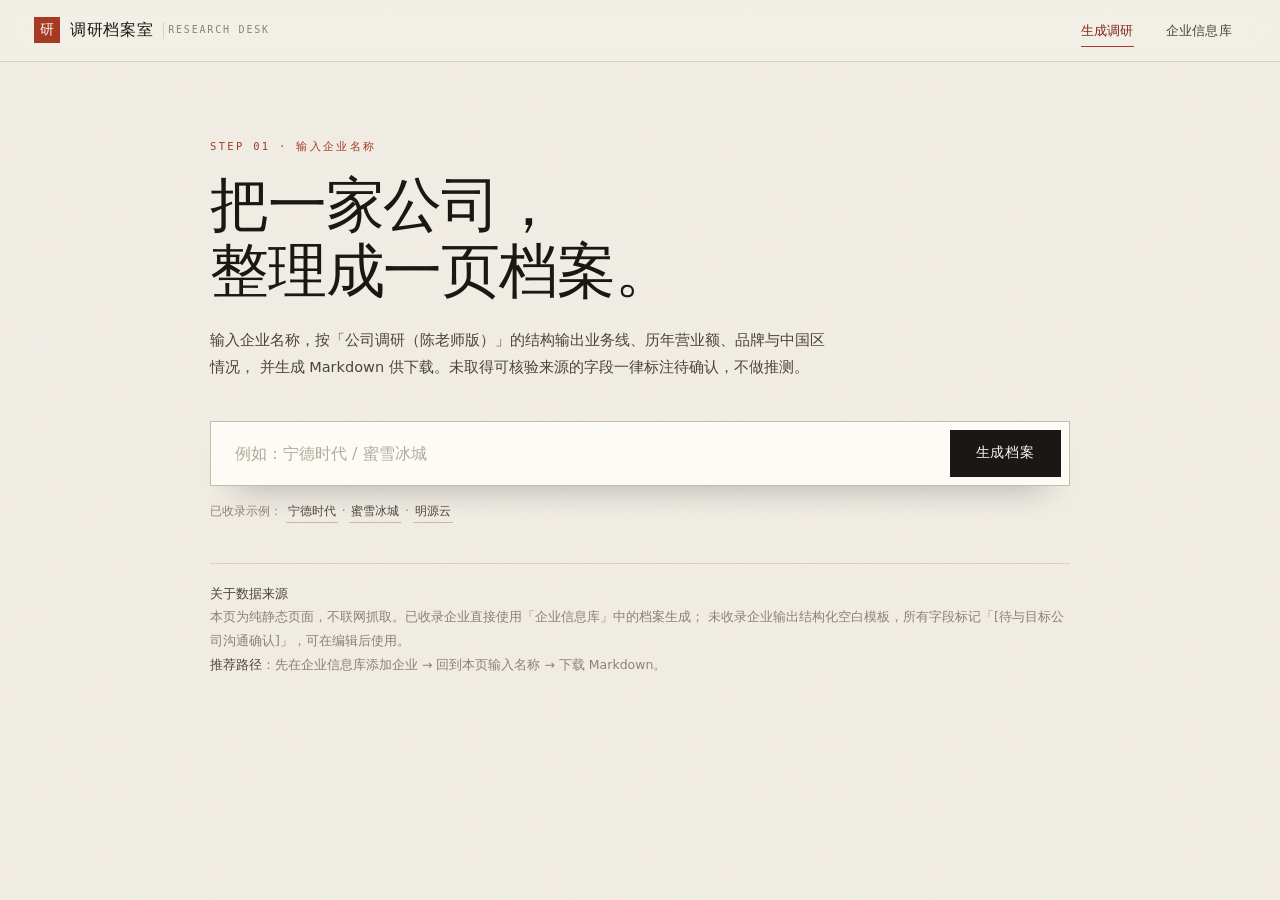
<file: index.html>
<!doctype html>
<html lang="zh-CN">
<head>
<meta charset="utf-8">
<meta name="viewport" content="width=device-width, initial-scale=1">
<title>生成调研 · 调研档案室</title>
<link rel="stylesheet" href="assets/style.css">
</head>
<body>
<div class="page">

  <header class="topbar">
    <a class="brand" href="index.html">
      <span class="brand-mark">研</span>调研档案室<em>RESEARCH DESK</em>
    </a>
    <nav class="topnav">
      <a href="index.html" class="active">生成调研</a>
      <a href="library.html">企业信息库</a>
    </nav>
  </header>

  <main class="research">
    <p class="eyebrow">Step 01 · 输入企业名称</p>
    <h1>把一家公司，<br>整理成一页档案。</h1>
    <p class="lede">
      输入企业名称，按「公司调研（陈老师版）」的结构输出业务线、历年营业额、品牌与中国区情况，
      并生成 Markdown 供下载。未取得可核验来源的字段一律标注待确认，不做推测。
    </p>

    <form class="gen-form" id="genForm">
      <input id="companyInput" type="text" placeholder="例如：宁德时代 / 蜜雪冰城" autocomplete="off" required>
      <button type="submit">生成档案</button>
    </form>

    <p class="suggest">已收录示例：
      <button class="linkish" data-name="宁德时代">宁德时代</button> ·
      <button class="linkish" data-name="蜜雪冰城">蜜雪冰城</button> ·
      <button class="linkish" data-name="明源云">明源云</button>
    </p>

    <section class="result" id="result" hidden>
      <div class="result-head">
        <div class="result-title">
          <span id="resultName">—</span>
          <span class="badge" id="resultBadge">—</span>
        </div>
        <div class="result-actions">
          <button class="btn" id="copyBtn" type="button">复制</button>
          <button class="btn solid" id="downloadBtn" type="button">下载 .md</button>
        </div>
      </div>
      <pre class="md-view" id="mdView"></pre>
    </section>

    <section class="notes">
      <b>关于数据来源</b><br>
      本页为纯静态页面，不联网抓取。已收录企业直接使用「企业信息库」中的档案生成；
      未收录企业输出结构化空白模板，所有字段标记「[待与目标公司沟通确认]」，可在编辑后使用。<br>
      <b>推荐路径</b>：先在企业信息库添加企业 → 回到本页输入名称 → 下载 Markdown。
    </section>
  </main>

</div>

<script src="assets/app.js"></script>
<script src="assets/research.js"></script>
</body>
</html>
</file>
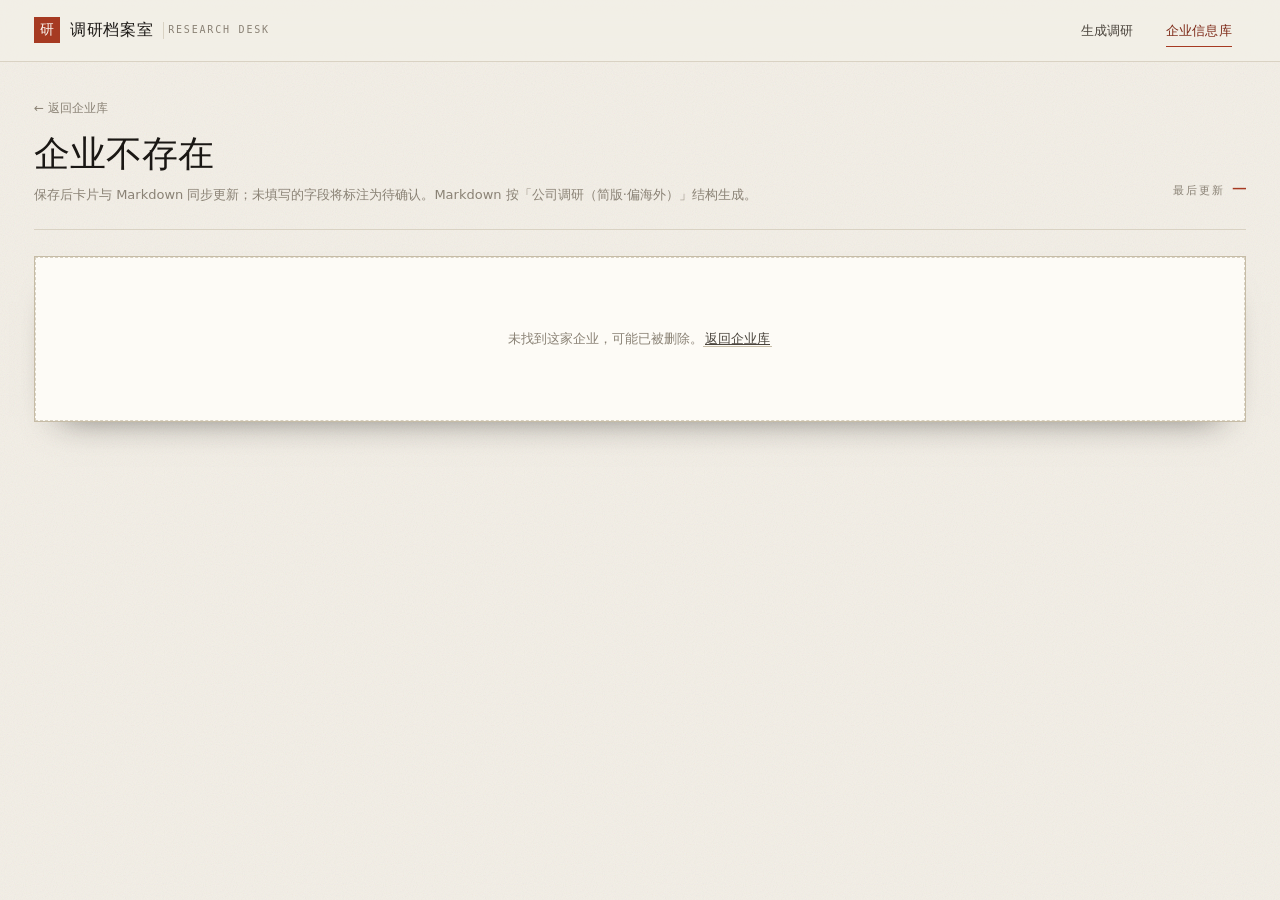
<file: edit.html>
<!doctype html>
<html lang="zh-CN">
<head>
<meta charset="utf-8">
<meta name="viewport" content="width=device-width, initial-scale=1">
<title>编辑企业 · 调研档案室</title>
<link rel="stylesheet" href="assets/style.css">
</head>
<body>
<div class="page">

  <header class="topbar">
    <a class="brand" href="index.html">
      <span class="brand-mark">研</span>调研档案室<em>RESEARCH DESK</em>
    </a>
    <nav class="topnav">
      <a href="index.html">生成调研</a>
      <a href="library.html" class="active">企业信息库</a>
    </nav>
  </header>

  <div class="edit-top">
    <div>
      <a class="back-link" href="library.html">← 返回企业库</a>
      <h1 class="edit-h1" id="editTitle">编辑企业档案</h1>
      <p class="sub">保存后卡片与 Markdown 同步更新；未填写的字段将标注为待确认。Markdown 按「公司调研（简版·偏海外）」结构生成。</p>
    </div>
    <div class="counter">最后更新 <b id="updatedAt">—</b></div>
  </div>

  <div class="edit-layout">
    <form class="edit-main" id="editForm">

      <section class="edit-section">
        <h2 class="sec-title">基本信息</h2>
        <div class="edit-grid">
          <div class="field">
            <label for="fName">企业名称 *</label>
            <input id="fName" required placeholder="宁德时代">
          </div>
          <div class="field">
            <label for="fEn">英文名 / 简称</label>
            <input id="fEn" placeholder="CATL">
          </div>
          <div class="field">
            <label for="fIndustry">所属行业 *</label>
            <input id="fIndustry" required list="industryOptions" placeholder="动力电池">
            <datalist id="industryOptions"></datalist>
          </div>
          <div class="field">
            <label for="fRegion">总部所在地</label>
            <input id="fRegion" placeholder="中国·福建宁德">
          </div>
          <div class="field">
            <label for="fFounded">成立时间</label>
            <input id="fFounded" placeholder="2011 年 12 月">
          </div>
          <div class="field">
            <label for="fListing">上市情况</label>
            <input id="fListing" placeholder="深交所 300750 / 港交所 3750">
          </div>
        </div>
      </section>

      <section class="edit-section">
        <h2 class="sec-title">市场定位</h2>
        <div class="pos-picks" id="posPicks"></div>
      </section>

      <section class="edit-section">
        <h2 class="sec-title">附件</h2>
        <label class="dropzone" id="dropzone">
          <input type="file" id="fileInput" multiple hidden>
          点击选择，或把文件拖到这里上传<br>
          <span style="font-family: var(--font-mono); font-size: 10.5px; letter-spacing: .06em;">
            单个文件 ≤ 2 MB · 本企业附件合计 ≤ 5 MB · 仅存于本地浏览器
          </span>
        </label>
        <div class="attach-list" id="attachList"></div>
      </section>

      <div class="edit-foot">
        <button class="btn danger" type="button" id="deleteBtn">删除企业</button>
        <div class="right">
          <button class="btn" type="button" id="dlBtn">下载 Markdown</button>
          <button class="btn" type="button" id="cancelBtn">取消</button>
          <button class="btn solid" type="submit">保存修改</button>
        </div>
      </div>
    </form>
  </div>

</div>

<script src="assets/app.js"></script>
<script src="assets/edit.js"></script>
</body>
</html>
</file>
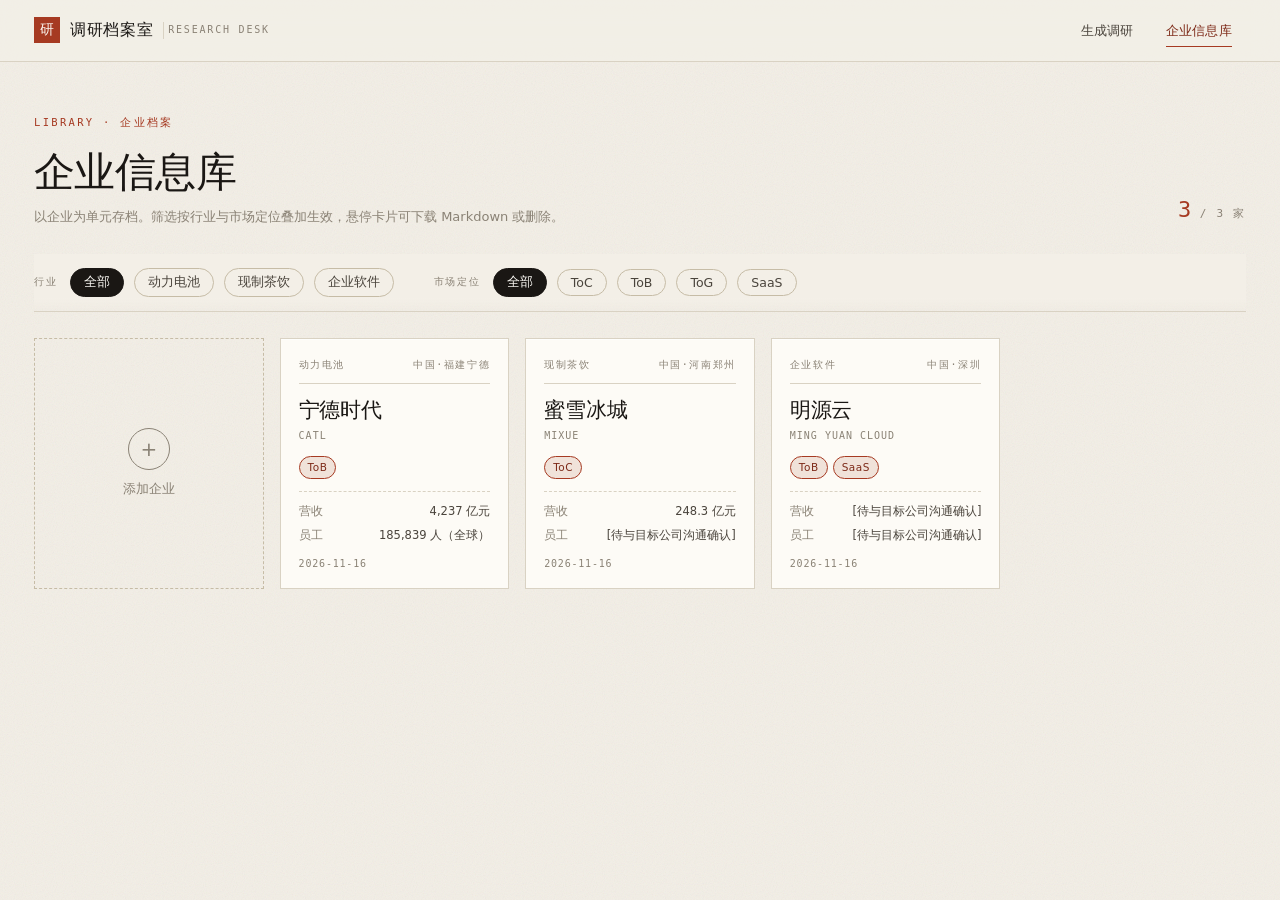
<file: library.html>
<!doctype html>
<html lang="zh-CN">
<head>
<meta charset="utf-8">
<meta name="viewport" content="width=device-width, initial-scale=1">
<title>企业信息库 · 调研档案室</title>
<link rel="stylesheet" href="assets/style.css">
</head>
<body>
<div class="page">

  <header class="topbar">
    <a class="brand" href="index.html">
      <span class="brand-mark">研</span>调研档案室<em>RESEARCH DESK</em>
    </a>
    <nav class="topnav">
      <a href="index.html">生成调研</a>
      <a href="library.html" class="active">企业信息库</a>
    </nav>
  </header>

  <main>
    <div class="lib-head">
      <div>
        <p class="eyebrow">Library · 企业档案</p>
        <h1>企业信息库</h1>
        <p class="sub">以企业为单元存档。筛选按行业与市场定位叠加生效，悬停卡片可下载 Markdown 或删除。</p>
      </div>
      <div class="counter"><b id="count">0</b> / <span id="total">0</span> 家</div>
    </div>

    <div class="filters">
      <div class="filter-group">
        <span class="filter-label">行业</span>
        <div id="industryFilters" class="filter-group"></div>
      </div>
      <div class="filter-group">
        <span class="filter-label">市场定位</span>
        <div id="positionFilters" class="filter-group"></div>
      </div>
    </div>

    <div class="grid" id="grid"></div>
  </main>

</div>

<!-- 添加企业 -->
<div class="overlay" id="overlay" hidden>
  <div class="modal" role="dialog" aria-modal="true" aria-labelledby="modalTitle">
    <div class="modal-head">
      <h3 id="modalTitle">添加企业</h3>
      <button class="close-x" type="button" id="closeModal" aria-label="关闭">✕</button>
    </div>
    <form id="companyForm">
      <div class="modal-body">
        <div class="field-row">
          <div class="field">
            <label for="fName">企业名称 *</label>
            <input id="fName" name="name" required placeholder="宁德时代">
          </div>
          <div class="field">
            <label for="fEn">英文名 / 简称</label>
            <input id="fEn" name="en" placeholder="CATL">
          </div>
        </div>

        <div class="field-row">
          <div class="field">
            <label for="fIndustry">所属行业 *</label>
            <input id="fIndustry" name="industry" required list="industryOptions" placeholder="动力电池">
            <datalist id="industryOptions"></datalist>
          </div>
          <div class="field">
            <label for="fRegion">总部所在地</label>
            <input id="fRegion" name="region" placeholder="中国·福建宁德">
          </div>
        </div>

        <div class="field">
          <label>市场定位（可多选）</label>
          <div class="pos-picks" id="posPicks"></div>
        </div>

        <div class="field-row">
          <div class="field">
            <label for="fFounded">成立时间</label>
            <input id="fFounded" name="founded" placeholder="2011 年 12 月">
          </div>
          <div class="field">
            <label for="fListing">上市情况</label>
            <input id="fListing" name="listing" placeholder="深交所 300750">
          </div>
        </div>

        <div class="field-row">
          <div class="field">
            <label for="fRevenue">最新营收</label>
            <input id="fRevenue" name="revenue" placeholder="4,237 亿元">
          </div>
          <div class="field">
            <label for="fEmployees">员工人数</label>
            <input id="fEmployees" name="employees" placeholder="185,839 人">
          </div>
        </div>

        <div class="field">
          <label for="fDesc">一句话简介</label>
          <textarea id="fDesc" name="desc" placeholder="靠什么赚钱，一句话说清"></textarea>
        </div>

        <div class="field">
          <label for="fBrands">主要品牌 / 产品（逗号分隔）</label>
          <input id="fBrands" name="brands" placeholder="麒麟电池，神行超充电池">
        </div>
      </div>
      <div class="modal-foot">
        <button class="btn" type="button" id="cancelBtn">取消</button>
        <button class="btn solid" type="submit">保存到企业库</button>
      </div>
    </form>
  </div>
</div>

<script src="assets/app.js"></script>
<script src="assets/library.js"></script>
</body>
</html>
</file>
<file: assets/style.css>
/* ==========================================================
   调研档案室 / Research Desk
   纸感档案风：暖白纸底 + 墨黑 + 朱砂红
   ========================================================== */

:root {
  --paper: #f3efe7;
  --paper-2: #faf8f3;
  --card: #fdfbf6;
  --ink: #1a1714;
  --ink-2: #4a443c;
  --muted: #8a8275;
  --line: #d9d2c3;
  --line-strong: #c6bca6;
  --accent: #a63a22;
  --accent-deep: #7d2a18;
  --accent-soft: #f0e2d9;
  --ok: #3c6b4f;

  --font-display: "Songti SC", "Source Han Serif SC", "Noto Serif CJK SC", "SimSun", Georgia, serif;
  --font-body: "PingFang SC", "Hiragino Sans GB", "Microsoft YaHei", system-ui, sans-serif;
  --font-mono: "JetBrains Mono", "SFMono-Regular", "Cascadia Mono", Consolas, monospace;

  --radius: 2px;
  --shadow: 0 20px 34px -26px rgba(26, 23, 20, .65);
}

* { box-sizing: border-box; }

[hidden] { display: none !important; }

html, body { margin: 0; padding: 0; }

body {
  background: var(--paper);
  color: var(--ink);
  font-family: var(--font-body);
  font-size: 14px;
  line-height: 1.65;
  -webkit-font-smoothing: antialiased;
  min-height: 100vh;
}

/* 纸纹 */
body::before {
  content: "";
  position: fixed;
  inset: 0;
  z-index: 0;
  pointer-events: none;
  opacity: .30;
  mix-blend-mode: multiply;
  background-image: url("data:image/svg+xml,%3Csvg xmlns='http://www.w3.org/2000/svg' width='180' height='180'%3E%3Cfilter id='n'%3E%3CfeTurbulence type='fractalNoise' baseFrequency='0.9' numOctaves='3'/%3E%3C/filter%3E%3Crect width='180' height='180' filter='url(%23n)' opacity='0.30'/%3E%3C/svg%3E");
}

.page {
  position: relative;
  z-index: 1;
  max-width: 1560px;
  margin: 0 auto;
  padding: 0 34px 90px;
}

/* ---------------- 顶栏 ---------------- */
.topbar {
  position: sticky;
  top: 0;
  z-index: 40;
  display: flex;
  align-items: center;
  justify-content: space-between;
  gap: 24px;
  height: 62px;
  margin: 0 -34px;
  padding: 0 34px;
  background: rgba(243, 239, 231, .86);
  backdrop-filter: blur(12px);
  border-bottom: 1px solid var(--line);
}

.brand {
  display: flex;
  align-items: center;
  gap: 10px;
  color: var(--ink);
  text-decoration: none;
  font-family: var(--font-display);
  font-size: 16px;
  letter-spacing: .04em;
}

.brand-mark {
  display: grid;
  place-items: center;
  width: 26px;
  height: 26px;
  background: var(--accent);
  color: #fdfbf6;
  font-size: 14px;
  line-height: 1;
}

.brand em {
  font-style: normal;
  font-family: var(--font-mono);
  font-size: 10px;
  letter-spacing: .18em;
  color: var(--muted);
  padding-left: 4px;
  border-left: 1px solid var(--line);
}

.topnav { display: flex; gap: 4px; }

.topnav a {
  position: relative;
  padding: 6px 14px;
  font-size: 13px;
  color: var(--ink-2);
  text-decoration: none;
  letter-spacing: .02em;
}

.topnav a::after {
  content: "";
  position: absolute;
  left: 14px;
  right: 14px;
  bottom: 0;
  height: 1px;
  background: var(--accent);
  transform: scaleX(0);
  transform-origin: left;
  transition: transform .25s ease;
}

.topnav a:hover::after, .topnav a.active::after { transform: scaleX(1); }
.topnav a.active { color: var(--accent-deep); }

/* ---------------- 通用文字 ---------------- */
.eyebrow {
  font-family: var(--font-mono);
  font-size: 10.5px;
  letter-spacing: .22em;
  text-transform: uppercase;
  color: var(--accent);
  margin: 0 0 18px;
}

h1, h2, h3 { font-family: var(--font-display); font-weight: 500; margin: 0; }

/* ---------------- 生成页 ---------------- */
.research {
  max-width: 860px;
  margin: 0 auto;
  padding-top: 76px;
}

.research h1 {
  font-size: clamp(36px, 4.6vw, 60px);
  line-height: 1.12;
  letter-spacing: -.02em;
}

.lede {
  max-width: 620px;
  margin: 22px 0 0;
  color: var(--ink-2);
  font-size: 14.5px;
  line-height: 1.85;
}

.gen-form {
  display: flex;
  gap: 10px;
  margin-top: 40px;
  padding: 8px;
  background: var(--card);
  border: 1px solid var(--line-strong);
  box-shadow: var(--shadow);
}

.gen-form input {
  flex: 1;
  min-width: 0;
  border: 0;
  background: transparent;
  padding: 14px 16px;
  font-family: var(--font-body);
  font-size: 16px;
  color: var(--ink);
  outline: none;
}

.gen-form input::placeholder { color: #b3aa9b; }

.gen-form button {
  border: 0;
  padding: 0 26px;
  background: var(--ink);
  color: var(--paper-2);
  font-family: var(--font-body);
  font-size: 14px;
  letter-spacing: .06em;
  cursor: pointer;
  transition: background .2s ease;
  white-space: nowrap;
}

.gen-form button:hover { background: var(--accent); }

.suggest {
  margin-top: 16px;
  font-size: 12px;
  color: var(--muted);
}

.linkish {
  border: 0;
  background: none;
  padding: 0 2px;
  font: inherit;
  color: var(--ink-2);
  cursor: pointer;
  border-bottom: 1px solid var(--line-strong);
}

.linkish:hover { color: var(--accent); border-color: var(--accent); }

/* 结果面板 */
.result {
  margin-top: 46px;
  border: 1px solid var(--line-strong);
  background: var(--card);
  box-shadow: var(--shadow);
  animation: rise .45s ease both;
}

.result-head {
  display: flex;
  align-items: center;
  justify-content: space-between;
  gap: 16px;
  flex-wrap: wrap;
  padding: 16px 20px;
  border-bottom: 1px solid var(--line);
  background: var(--paper-2);
}

.result-title {
  display: flex;
  align-items: baseline;
  gap: 10px;
  font-family: var(--font-display);
  font-size: 19px;
}

.badge {
  font-family: var(--font-mono);
  font-size: 10px;
  letter-spacing: .12em;
  padding: 3px 7px;
  border: 1px solid var(--line-strong);
  color: var(--muted);
}

.badge.hit { border-color: var(--ok); color: var(--ok); }
.badge.miss { border-color: var(--accent); color: var(--accent); }

.result-actions { display: flex; gap: 8px; }

.btn {
  border: 1px solid var(--line-strong);
  background: transparent;
  color: var(--ink-2);
  font-family: var(--font-body);
  font-size: 12.5px;
  padding: 7px 14px;
  cursor: pointer;
  transition: all .18s ease;
}

.btn:hover { border-color: var(--ink); color: var(--ink); }
.btn.solid { background: var(--ink); border-color: var(--ink); color: var(--paper-2); }
.btn.solid:hover { background: var(--accent); border-color: var(--accent); }

.md-view {
  margin: 0;
  padding: 22px 24px;
  max-height: 62vh;
  overflow: auto;
  font-family: var(--font-mono);
  font-size: 12.5px;
  line-height: 1.85;
  color: var(--ink-2);
  white-space: pre-wrap;
  word-break: break-word;
  background:
    linear-gradient(90deg, var(--accent-soft) 0 3px, transparent 3px) no-repeat;
}

.notes {
  margin-top: 40px;
  padding-top: 18px;
  border-top: 1px solid var(--line);
  font-size: 12.5px;
  color: var(--muted);
  line-height: 1.9;
}

.notes b { color: var(--ink-2); font-weight: 500; }

/* ---------------- 企业库 ---------------- */
.lib-head {
  display: flex;
  align-items: flex-end;
  justify-content: space-between;
  gap: 24px;
  flex-wrap: wrap;
  padding: 52px 0 26px;
}

.lib-head h1 {
  font-size: clamp(30px, 3.2vw, 42px);
  line-height: 1.15;
  letter-spacing: -.015em;
}

.lib-head .sub {
  margin: 10px 0 0;
  color: var(--muted);
  font-size: 13px;
}

.counter {
  font-family: var(--font-mono);
  font-size: 11px;
  letter-spacing: .16em;
  color: var(--muted);
}

.counter b { color: var(--accent); font-size: 22px; font-weight: 500; letter-spacing: 0; }

/* 筛选 */
.filters {
  position: sticky;
  top: 62px;
  z-index: 30;
  display: flex;
  gap: 40px;
  flex-wrap: wrap;
  padding: 14px 0;
  margin-bottom: 26px;
  background: linear-gradient(var(--paper) 78%, rgba(243, 239, 231, 0));
  border-bottom: 1px solid var(--line);
}

.filter-group { display: flex; align-items: center; gap: 10px; flex-wrap: wrap; }

.filter-label {
  font-family: var(--font-mono);
  font-size: 10px;
  letter-spacing: .18em;
  text-transform: uppercase;
  color: var(--muted);
  margin-right: 2px;
}

.chip {
  border: 1px solid var(--line-strong);
  background: transparent;
  color: var(--ink-2);
  font-family: var(--font-body);
  font-size: 12.5px;
  padding: 5px 13px;
  border-radius: 999px;
  cursor: pointer;
  transition: all .16s ease;
  white-space: nowrap;
}

.chip:hover { border-color: var(--ink-2); }

.chip.on {
  background: var(--ink);
  border-color: var(--ink);
  color: var(--paper-2);
}

/* 网格：一行五个 */
.grid {
  display: grid;
  grid-template-columns: repeat(5, minmax(0, 1fr));
  gap: 16px;
}

.company-card {
  position: relative;
  display: flex;
  flex-direction: column;
  min-height: 246px;
  padding: 18px 18px 14px;
  background: var(--card);
  border: 1px solid var(--line);
  box-shadow: 0 1px 0 rgba(255, 255, 255, .7) inset;
  transition: transform .22s ease, box-shadow .22s ease, border-color .22s ease;
  animation: rise .45s ease both;
  cursor: pointer;
}

.company-card::before {
  content: "";
  position: absolute;
  left: 0;
  top: 0;
  width: 3px;
  height: 0;
  background: var(--accent);
  transition: height .28s ease;
}

.company-card:hover {
  transform: translateY(-3px);
  border-color: var(--line-strong);
  box-shadow: var(--shadow);
}

.company-card:hover::before { height: 100%; }

.card-industry {
  font-family: var(--font-mono);
  font-size: 10px;
  letter-spacing: .16em;
  color: var(--muted);
  padding-bottom: 10px;
  border-bottom: 1px solid var(--line);
  display: flex;
  justify-content: space-between;
  gap: 8px;
}

.card-name {
  margin: 14px 0 4px;
  font-family: var(--font-display);
  font-size: 21px;
  line-height: 1.2;
  letter-spacing: -.01em;
}

.card-en {
  font-family: var(--font-mono);
  font-size: 10px;
  letter-spacing: .1em;
  color: var(--muted);
  text-transform: uppercase;
  margin-bottom: 12px;
  white-space: nowrap;
  overflow: hidden;
  text-overflow: ellipsis;
}

.tags { display: flex; flex-wrap: wrap; gap: 5px; margin-bottom: 12px; }

.tag {
  font-size: 10.5px;
  letter-spacing: .05em;
  padding: 2px 8px;
  border: 1px solid var(--line-strong);
  color: var(--ink-2);
  border-radius: 999px;
}

.tag.pos { border-color: var(--accent); color: var(--accent-deep); background: var(--accent-soft); }

.card-meta {
  margin-top: auto;
  padding-top: 10px;
  border-top: 1px dashed var(--line);
  display: grid;
  gap: 5px;
}

.meta-row { display: flex; justify-content: space-between; gap: 10px; font-size: 11.5px; }
.meta-row span { color: var(--muted); }
.meta-row b { font-weight: 500; color: var(--ink-2); font-variant-numeric: tabular-nums; }

.card-foot {
  margin-top: 10px;
  display: flex;
  align-items: center;
  justify-content: space-between;
  font-family: var(--font-mono);
  font-size: 10px;
  color: var(--muted);
  letter-spacing: .08em;
}

.icon-btn {
  border: 0;
  background: none;
  color: var(--muted);
  cursor: pointer;
  padding: 2px 4px;
  font-size: 12px;
  opacity: 0;
  transition: opacity .18s ease, color .18s ease;
}

.company-card:hover .icon-btn { opacity: 1; }
.icon-btn:hover { color: var(--accent); }

/* 添加卡 */
.add-card {
  display: grid;
  place-content: center;
  justify-items: center;
  gap: 10px;
  min-height: 246px;
  background: transparent;
  border: 1px dashed var(--line-strong);
  color: var(--muted);
  cursor: pointer;
  font-family: var(--font-body);
  font-size: 13px;
  transition: all .2s ease;
}

.add-card:hover {
  border-color: var(--accent);
  color: var(--accent-deep);
  background: rgba(166, 58, 34, .04);
}

.add-plus {
  display: grid;
  place-items: center;
  width: 42px;
  height: 42px;
  border: 1px solid currentColor;
  border-radius: 50%;
  font-size: 20px;
  line-height: 1;
  transition: transform .25s ease;
}

.add-card:hover .add-plus { transform: rotate(90deg); }

.empty {
  grid-column: 1 / -1;
  padding: 70px 0;
  text-align: center;
  color: var(--muted);
  font-size: 13px;
  border: 1px dashed var(--line);
}

/* ---------------- 弹窗 ---------------- */
.overlay {
  position: fixed;
  inset: 0;
  z-index: 100;
  display: grid;
  place-items: center;
  padding: 24px;
  background: rgba(26, 23, 20, .38);
  backdrop-filter: blur(3px);
  animation: fade .2s ease both;
}

.modal {
  width: min(620px, 100%);
  max-height: 88vh;
  overflow: auto;
  background: var(--card);
  border: 1px solid var(--line-strong);
  box-shadow: 0 40px 80px -40px rgba(26, 23, 20, .8);
  animation: rise .28s ease both;
}

.modal-head {
  display: flex;
  justify-content: space-between;
  align-items: center;
  padding: 18px 22px;
  border-bottom: 1px solid var(--line);
  background: var(--paper-2);
}

.modal-head h3 { font-size: 18px; }

.modal-body { padding: 20px 22px; display: grid; gap: 14px; }

.field { display: grid; gap: 6px; }
.field-row { display: grid; grid-template-columns: 1fr 1fr; gap: 14px; }

.field label {
  font-family: var(--font-mono);
  font-size: 10px;
  letter-spacing: .14em;
  text-transform: uppercase;
  color: var(--muted);
}

.field input, .field textarea {
  border: 1px solid var(--line);
  background: var(--paper-2);
  padding: 9px 11px;
  font-family: var(--font-body);
  font-size: 13.5px;
  color: var(--ink);
  outline: none;
  transition: border-color .18s ease;
}

.field input:focus, .field textarea:focus { border-color: var(--accent); }

.field textarea { resize: vertical; min-height: 64px; }

.pos-picks { display: flex; gap: 8px; flex-wrap: wrap; }

.modal-foot {
  display: flex;
  justify-content: flex-end;
  gap: 10px;
  padding: 16px 22px;
  border-top: 1px solid var(--line);
  background: var(--paper-2);
}

.close-x {
  border: 0;
  background: none;
  font-size: 18px;
  line-height: 1;
  color: var(--muted);
  cursor: pointer;
}

.close-x:hover { color: var(--accent); }

/* 提示条 */
.toast {
  position: fixed;
  left: 50%;
  bottom: 28px;
  transform: translateX(-50%) translateY(16px);
  z-index: 200;
  padding: 10px 20px;
  background: var(--ink);
  color: var(--paper-2);
  font-size: 12.5px;
  letter-spacing: .03em;
  opacity: 0;
  pointer-events: none;
  transition: all .25s ease;
}

.toast.show { opacity: 1; transform: translateX(-50%) translateY(0); }

/* ---------------- 动效 ---------------- */
@keyframes rise {
  from { opacity: 0; transform: translateY(12px); }
  to { opacity: 1; transform: translateY(0); }
}

@keyframes fade { from { opacity: 0; } to { opacity: 1; } }

/* ---------------- 编辑页 ---------------- */
.edit-top {
  display: flex;
  align-items: flex-end;
  justify-content: space-between;
  gap: 20px;
  flex-wrap: wrap;
  padding: 34px 0 24px;
  border-bottom: 1px solid var(--line);
}

.back-link {
  display: inline-flex;
  align-items: center;
  gap: 6px;
  font-size: 12px;
  color: var(--muted);
  text-decoration: none;
  margin-bottom: 14px;
}

.back-link:hover { color: var(--accent); }

.edit-h1 { font-size: clamp(26px, 2.8vw, 36px); line-height: 1.2; }

.edit-layout {
  display: grid;
  grid-template-columns: minmax(0, 1fr);
  gap: 30px;
  align-items: start;
  padding: 26px 0 70px;
}

.edit-main {
  background: var(--card);
  border: 1px solid var(--line-strong);
  box-shadow: var(--shadow);
}

.edit-section { padding: 20px 24px; border-bottom: 1px solid var(--line); }

.sec-title {
  display: flex;
  align-items: center;
  gap: 10px;
  margin: 0 0 16px;
  font-family: var(--font-mono);
  font-size: 10px;
  letter-spacing: .18em;
  text-transform: uppercase;
  color: var(--accent);
}

.sec-title::after { content: ""; flex: 1; height: 1px; background: var(--line); }

.edit-grid { display: grid; grid-template-columns: 1fr 1fr; gap: 14px; }
.edit-grid .field.wide { grid-column: 1 / -1; }

.edit-foot {
  display: flex;
  align-items: center;
  justify-content: space-between;
  gap: 12px;
  padding: 16px 24px;
  background: var(--paper-2);
  border-top: 1px solid var(--line);
}

.edit-foot .right { display: flex; gap: 10px; }

.btn.danger { border-color: #c9a49a; color: var(--accent); }
.btn.danger:hover { background: var(--accent); border-color: var(--accent); color: var(--paper-2); }

.edit-top .sub { margin: 8px 0 0; color: var(--muted); font-size: 13px; }

/* 附件上传 */
.dropzone {
  display: block;
  padding: 22px 16px;
  text-align: center;
  border: 1px dashed var(--line-strong);
  background: var(--paper-2);
  color: var(--muted);
  font-size: 12.5px;
  cursor: pointer;
  transition: border-color .18s ease, color .18s ease, background .18s ease;
}

.dropzone:hover, .dropzone.drag {
  border-color: var(--accent);
  color: var(--accent-deep);
  background: rgba(166, 58, 34, .04);
}

.attach-list { display: grid; gap: 8px; margin-top: 12px; }

.attach-item {
  display: flex;
  align-items: center;
  gap: 10px;
  padding: 9px 12px;
  border: 1px solid var(--line);
  background: var(--paper-2);
  animation: rise .25s ease both;
}

.attach-name {
  flex: 1;
  min-width: 0;
  font-size: 12.5px;
  color: var(--ink-2);
  overflow: hidden;
  text-overflow: ellipsis;
  white-space: nowrap;
}

.attach-size {
  font-family: var(--font-mono);
  font-size: 10.5px;
  color: var(--muted);
  white-space: nowrap;
}

.attach-actions { display: flex; gap: 10px; }

.link-btn {
  border: 0;
  background: none;
  padding: 0;
  font: inherit;
  font-size: 12px;
  color: var(--ink-2);
  cursor: pointer;
  border-bottom: 1px solid var(--line-strong);
}

.link-btn:hover { color: var(--accent); border-color: var(--accent); }
.link-btn.danger-text { color: var(--accent); border-color: #c9a49a; }

.attach-empty { margin: 12px 0 0; font-size: 12px; color: var(--muted); }

@media (max-width: 1020px) {
  .edit-grid { grid-template-columns: 1fr; }
}

@media (max-width: 1200px) { .grid { grid-template-columns: repeat(4, minmax(0, 1fr)); } }
@media (max-width: 980px) { .grid { grid-template-columns: repeat(3, minmax(0, 1fr)); } }
@media (max-width: 820px) {
  .page { padding: 0 20px 70px; }
  .topbar { margin: 0 -20px; padding: 0 20px; }
  .brand em { display: none; }
  .grid { grid-template-columns: repeat(2, minmax(0, 1fr)); }
  .filters { flex-direction: column; gap: 12px; }
  .research { padding-top: 48px; }
  .gen-form { flex-direction: column; padding: 10px; }
  .gen-form button { padding: 14px; }
  .field-row { grid-template-columns: 1fr; }
}

@media (max-width: 520px) { .grid { grid-template-columns: 1fr; } }
</file>
